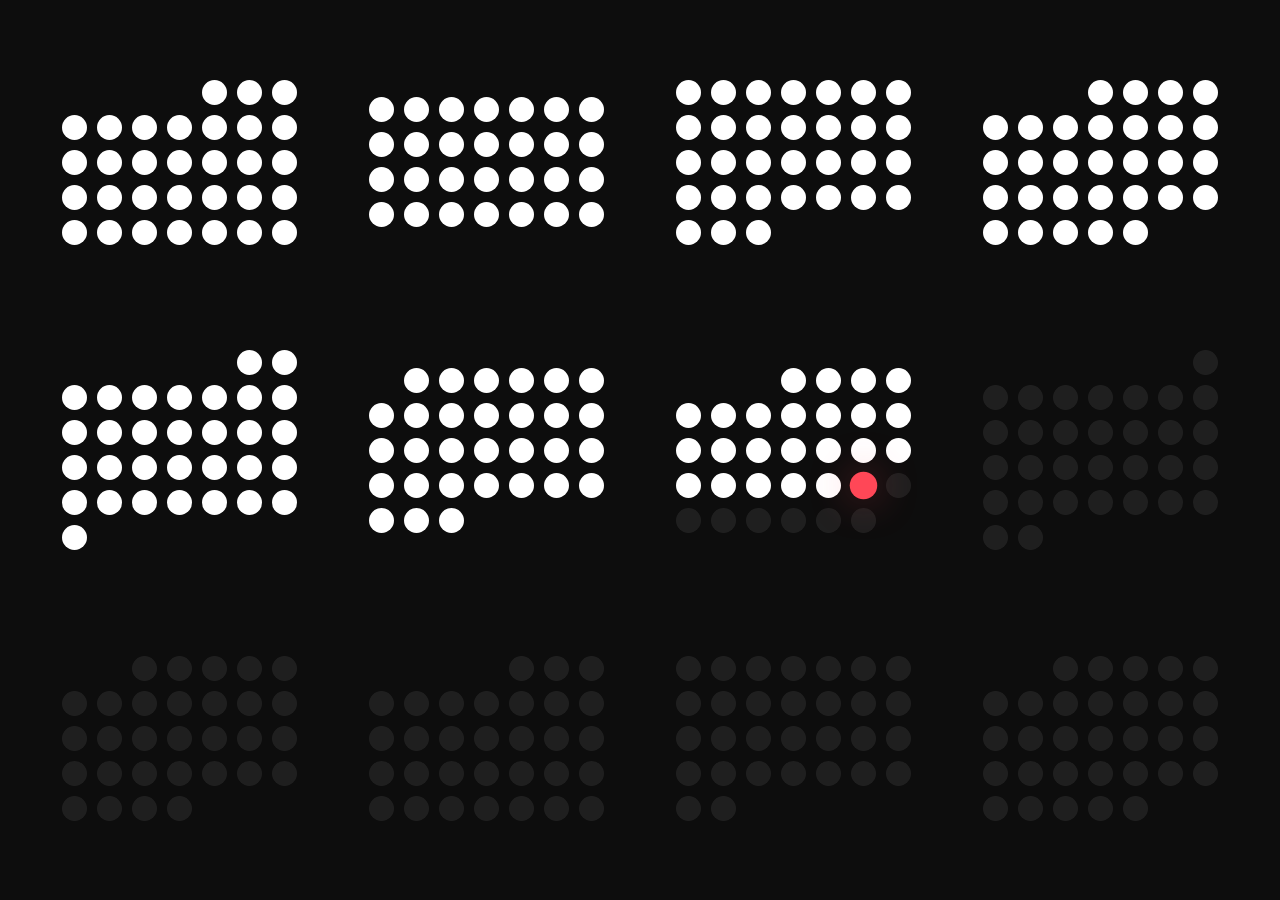
<file: index.html>
<!DOCTYPE html>
<html lang="en">

<head>
    <meta charset="UTF-8">
    <meta name="viewport" content="width=device-width, initial-scale=1.0">
    <title>Life Calendar Wallpaper Engine</title>
    <link rel="stylesheet" href="style.css">
</head>

<body>
    <main class="grid">
        <!-- Dots generated here -->
    </main>
    <script src="dotter.js"></script>
</body>

</html>
</file>
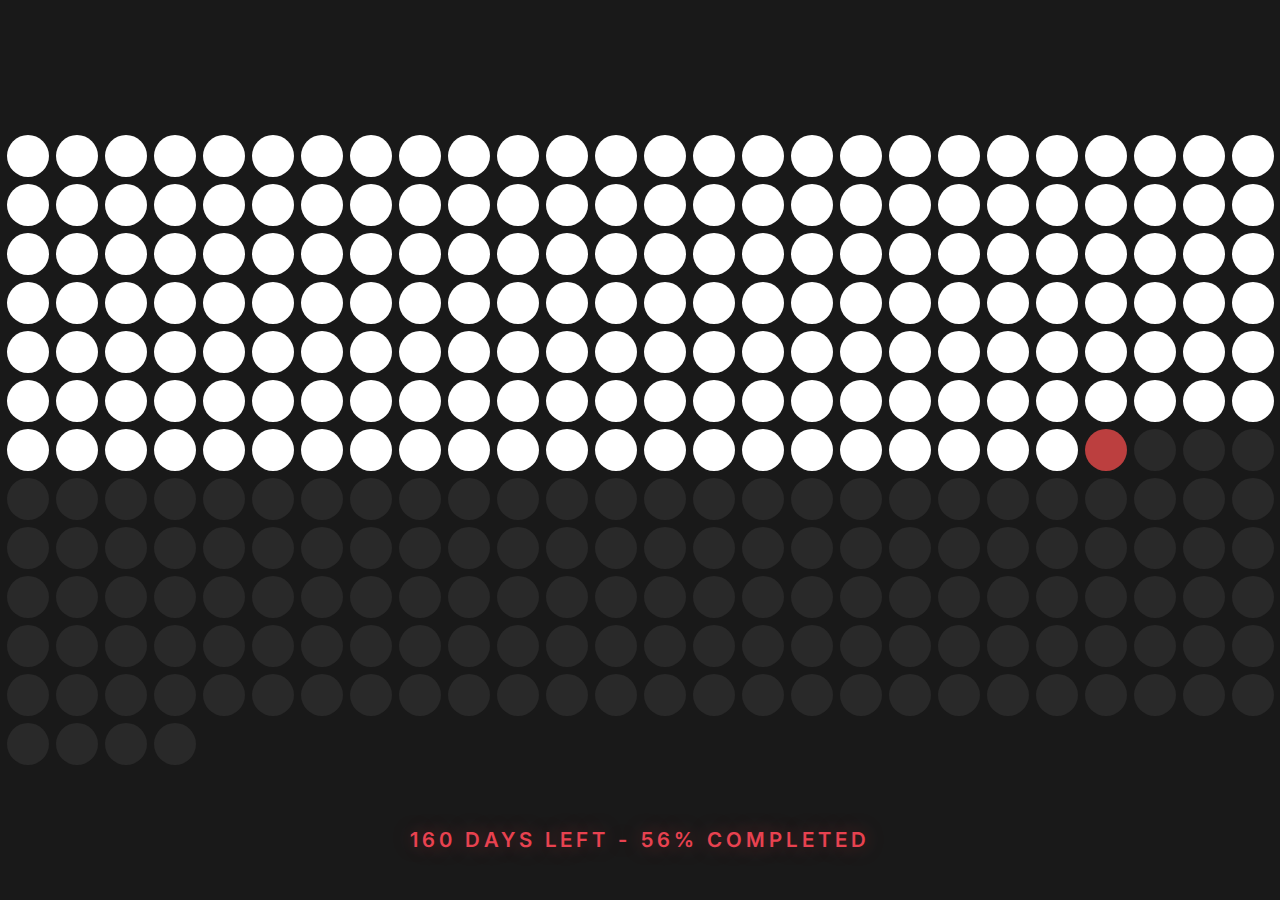
<file: core/index.html>
<!DOCTYPE html>
<html>

<head>
    <title>Life Calendar</title>
    <link rel="stylesheet" href="index.css">
</head>

<body>
    <main>

    </main>
    <div id="stats"></div>
</body>

<script src="../lib/wallpaper.js"></script>
<script>
    const currentYear = new Date().getFullYear();
    const startOfYear = new Date(currentYear, 0, 0);
    const today = new Date();
    const diff = today - startOfYear;
    const oneDay = 1000 * 60 * 60 * 24;
    const dayOfYear = Math.floor(diff / oneDay) - 1;

    function main() {
        // Core logic: A simple cluster of dots (30x13 approx)
        WallpaperLib.setup('main', {
            horizontalUnits: 30,
            verticalUnits: 13,
            baseSize: 30 // Core uses larger base dots
        });

        let dayOfYearCounter = 0;
        const mainContainer = document.querySelector('main');

        for (let i = 0; i < 366; i++) {
            const dot = document.createElement('div');
            dot.classList.add('dot');
            if (dayOfYearCounter < dayOfYear) {
                dot.classList.add('past');
            } else if (dayOfYearCounter === dayOfYear) {
                dot.classList.add('present');
            } else {
                dot.classList.add('future');
            }
            dayOfYearCounter++;
            mainContainer.appendChild(dot);
        }

        const totalDays = Math.round((new Date(currentYear + 1, 0, 1) - new Date(currentYear, 0, 1)) / (1000 * 60 * 60 * 24));
        WallpaperLib.updateStats(dayOfYear + 1, totalDays);
    }

    main();
</script>

</html>
</file>
<file: style.css>
@import url('https://fonts.googleapis.com/css2?family=Inter:wght@400;600&display=swap');

:root {
    --bg-color: #0d0d0d;
    --past-color: #ffffff;
    --future-color: rgba(255, 255, 255, 0.08);
    --present-color: #ff4757;
    --stats-color: #ff4757;
    --stats-shadow: rgba(255, 71, 87, 0.4);
    --header-color: rgba(255, 255, 255, 0.4);
    --week-color: rgba(255, 255, 255, 0.2);
    --border-color: rgba(255, 255, 255, 0.1);
}

body.theme-darker {
    --bg-color: #050505;
    --past-color: #ffffff;
    --future-color: rgba(255, 255, 255, 0.04);
    --stats-color: #cc3d4a;
    --stats-shadow: rgba(204, 61, 74, 0.3);
}

body.theme-light {
    --bg-color: #e0e0e0;
    --past-color: #ffffff;
    --future-color: rgba(0, 0, 0, 0.06);
    --header-color: rgba(0, 0, 0, 0.4);
    --week-color: rgba(0, 0, 0, 0.2);
    --border-color: rgba(0, 0, 0, 0.1);
}

body {
    background-color: var(--bg-color);
    margin: 0;
    color: var(--past-color);
    font-family: 'Inter', sans-serif;
    overflow: hidden;
    width: 100vw;
    height: 100vh;
}

main.grid {
    --dot-size: 12px;
    --dot-gap: 5px;
    --header-font: 10px;
    --week-font: 7px;

    display: grid;
    grid-template-columns: repeat(4, 1fr);
    grid-template-rows: repeat(3, 1fr);
    width: 100vw;
    height: 100vh;
    box-sizing: border-box;
    background-color: var(--bg-color);
    place-items: center;
    /* Ensure internal groups are centered in their cells */
    padding: 2vh 2vw;
}

.month-container {
    display: flex;
    flex-direction: column;
    align-items: center;
    justify-content: center;
    width: 100%;
    height: 100%;
}

.month-header {
    width: calc(7 * var(--dot-size) + 6 * var(--dot-gap));
    border-bottom: 1px solid var(--border-color);
    padding-bottom: 6px;
    margin-bottom: 10px;
    flex-shrink: 0;
}

.month-name {
    color: var(--header-color);
    font-size: var(--header-font);
    font-weight: 600;
    text-transform: uppercase;
    letter-spacing: 0.15em;
    text-align: center;
}

.month-grid {
    display: grid;
    grid-template-columns: repeat(7, var(--dot-size));
    grid-gap: var(--dot-gap);
    justify-content: center;
}

.weekday-label {
    color: var(--week-color);
    font-size: var(--week-font);
    font-weight: 600;
    text-align: center;
    margin-bottom: 4px;
    display: flex;
    align-items: center;
    justify-content: center;
}

.dot {
    width: var(--dot-size);
    height: var(--dot-size);
    border-radius: 50%;
}

.dot-spacer {
    width: var(--dot-size);
    height: var(--dot-size);
}

.past {
    background-color: var(--past-color);
}

.future {
    background-color: var(--future-color);
}

.present {
    background-color: var(--present-color);
    box-shadow: 0 0 calc(var(--dot-size) * 1.5) var(--stats-shadow);
    transform: scale(1.1);
    z-index: 5;
}

.stats {
    position: absolute;
    bottom: 3vh;
    left: 0;
    right: 0;
    text-align: center;
    color: var(--stats-color);
    font-size: var(--stats-font, 14px);
    font-weight: 600;
    line-height: 1.4;
    text-transform: uppercase;
    letter-spacing: 0.2em;
    opacity: 0.9;
    text-shadow: 0 0 20px var(--stats-shadow);
    pointer-events: none;
}
</file>
<file: core/index.css>
@import url('https://fonts.googleapis.com/css2?family=Inter:wght@400;600&display=swap');

:root {
    --bg-color: rgb(25, 25, 25);
    --past-color: rgb(255, 255, 255);
    --future-color: rgb(41, 41, 41);
    --present-color: rgb(188, 63, 63);
    --stats-color: #ff4757;
    --stats-shadow: rgba(255, 71, 87, 0.4);
}

body.theme-darker {
    --bg-color: rgb(10, 10, 10);
    --past-color: rgb(255, 255, 255);
    --future-color: rgb(25, 25, 25);
    --stats-color: #cc3d4a;
    /* Darker red */
    --stats-shadow: rgba(204, 61, 74, 0.3);
}

body.theme-light {
    --bg-color: rgb(225, 225, 225);
    --past-color: rgb(255, 255, 255);
    --future-color: rgb(200, 200, 200);
    --stats-color: #ff4757;
    --stats-shadow: rgba(255, 71, 87, 0.2);
}

body {
    margin: 0;
    padding: 0;
    background-color: var(--bg-color);
    display: flex;
    justify-content: center;
    align-items: center;
    /* CHANGE 1: Set min-height to 100vh so vertical centering has space to work */
    min-height: 100vh;
}

/* ... classes for dots remain the same ... */
.past {
    background-color: var(--past-color);
}

.present {
    background-color: var(--present-color);
}

.future {
    background-color: var(--future-color);
}

.dot {
    width: var(--dot-size, 30px);
    height: var(--dot-size, 30px);
    border-radius: 50%;
}

main {
    display: grid;
    grid-template-columns: repeat(30, 1fr);
    grid-template-rows: repeat(13, 1fr);
    gap: var(--dot-gap, 5px);

    /* CHANGE 2: Changed from 100vh to auto (or fit-content) */
    height: auto;

    /* Optional: Ensure the background wraps tightly around the dots */
    width: fit-content;
}

#stats {
    position: absolute;
    bottom: 5vh;
    left: 0;
    right: 0;
    text-align: center;
    color: var(--stats-color);
    font-size: var(--stats-font, 14px);
    font-weight: 600;
    line-height: 1.4;
    text-transform: uppercase;
    font-family: 'Inter', sans-serif;
    letter-spacing: 0.2em;
    opacity: 0.9;
    text-shadow: 0 0 20px var(--stats-shadow);
    pointer-events: none;
}
</file>
